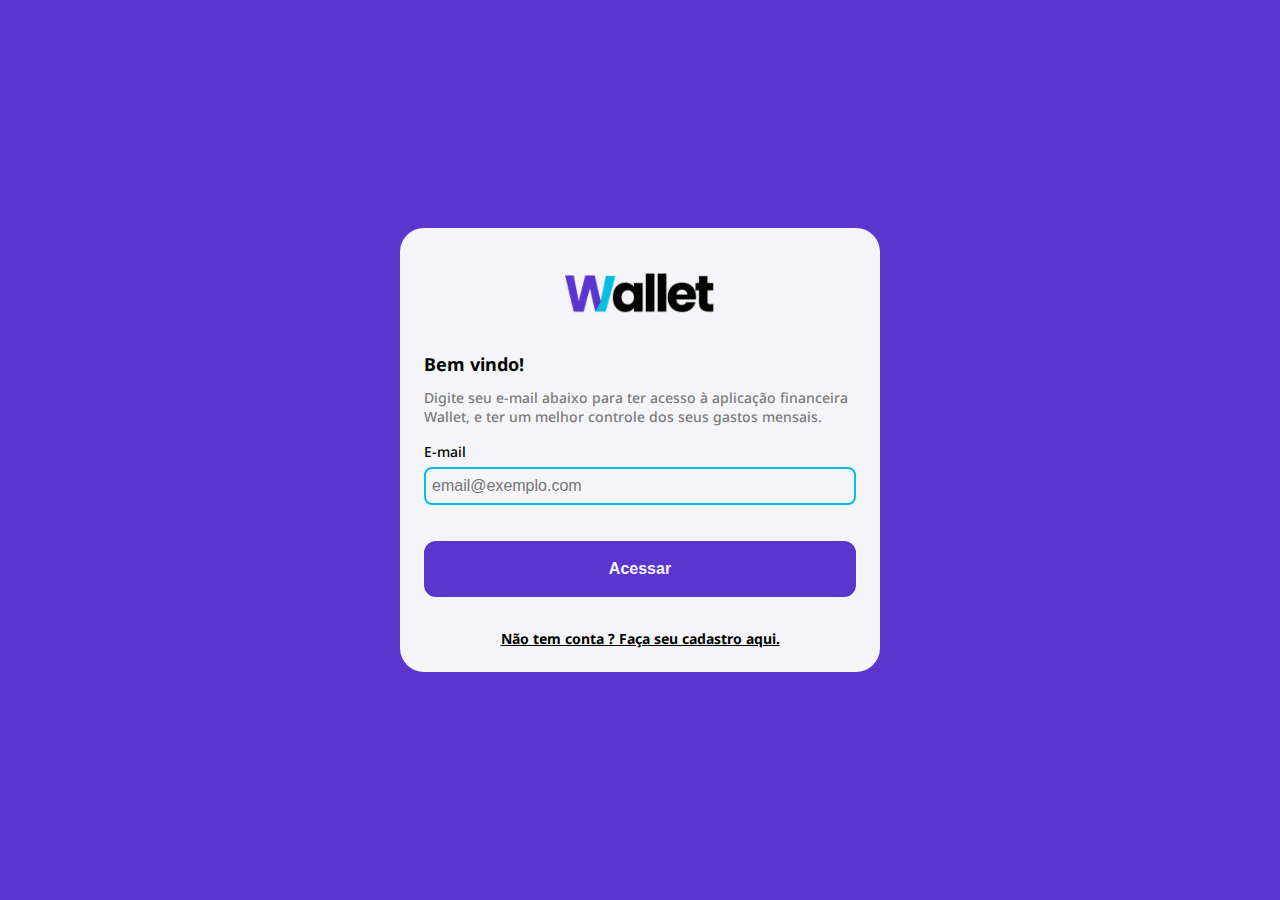
<file: index.html>
<!DOCTYPE html>
<html>
  <head>
    <title>Wallet App - Login</title>
    <link rel="stylesheet" href="style.css" />
    <script src="index.js"></script>
  </head>
  <body>
    <div class="auth-container">
      <div class="auth-content">
        <div class="auth-content-container">
          <img class="logo mt" src="src/img/logo.png" alt="Wallet App" />
          <h3 class="full-width text-left mt larger">Bem vindo!</h3>
          <p class="mt small">
            Digite seu e-mail abaixo para ter acesso à aplicação financeira
            Wallet, e ter um melhor controle dos seus gastos mensais.
          </p>
          <label class="mt" for="imput-email">E-mail</label>
          <input
            placeholder="email@exemplo.com"
            class="mt smaller"
            id="imput-email"
            name="imput-email"
            type="text"
          ></input>
          <button onclick="onClickLogin()" class="full-width mt large">
            Acessar
          </button>
          <a href="src/pages/register/index.html" class="mt larger"
            >Não tem conta ? Faça seu cadastro aqui.</a
          >
        </div>
      </div>
    </div>
  </body>
</html>
</file>
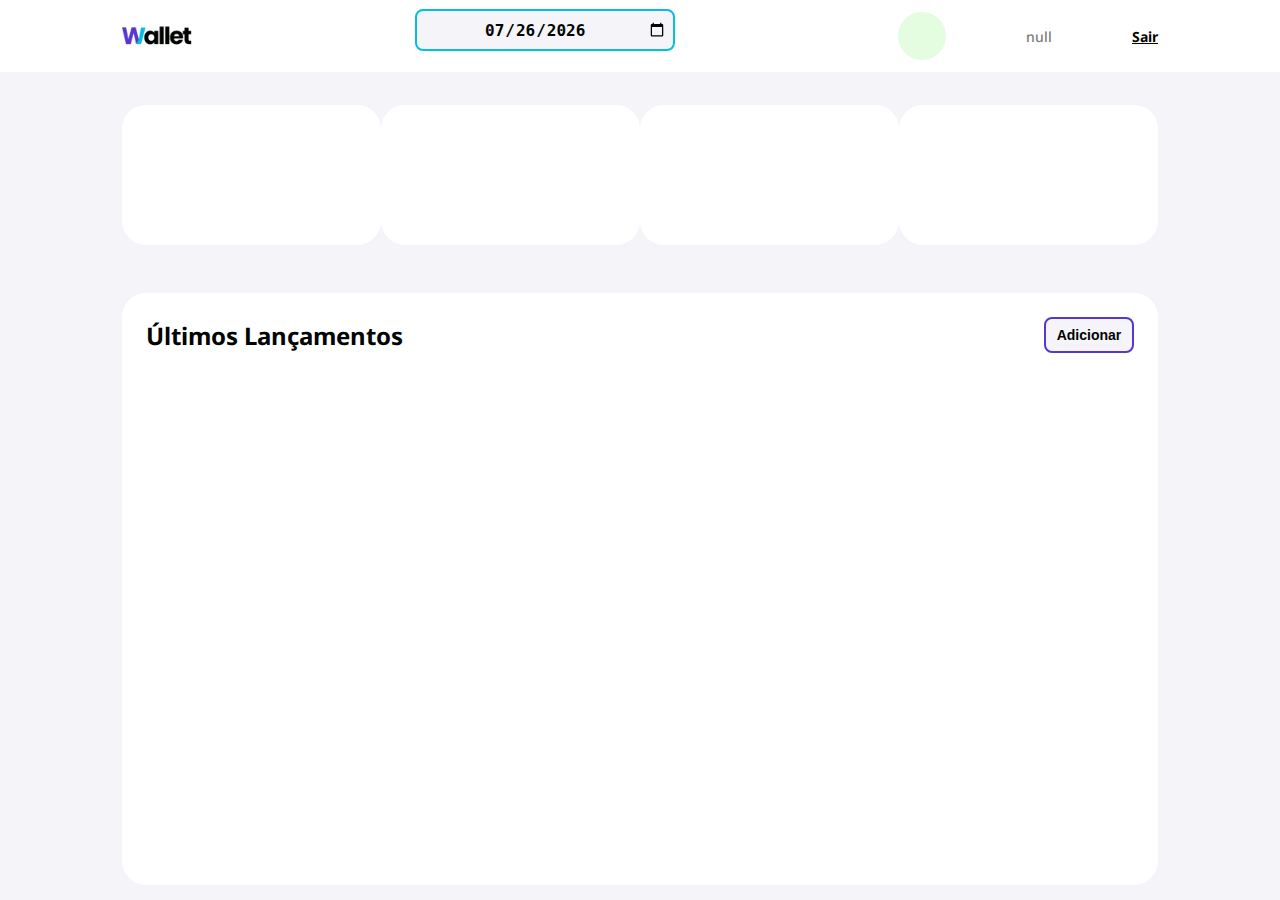
<file: src/pages/home/index.html>
<!DOCTYPE html>
<html>
  <head>
    <link rel="stylesheet" href="styles.css" />
    <link rel="stylesheet" href="../../../style.css" />
    <script src="index.js"></script>
    <title>Wallet App - Home</title>
  </head>
  <body>
    <div class="home-content-container">
      <div class="navbar">
        <img class="logo-navbar" src="../../img/logo.png" alt="Wallet App" />
        <div class="navbar-calendar-container"><input class="input-calendar" id="select-date" type="date"></div>
        <div id="navbar-user-container" class="navbar-user-container">
          <div id="navbar-user-avatar" class="navbar-user-avatar"></div>
        </div>
      </div>
        <div class="finance-card-container">
          <div id="finance-card-1" class="finance-card"></div>
          <div id="finance-card-2" class="finance-card"></div>
          <div id="finance-card-3" class="finance-card"></div>
          <div id="finance-card-4" class="finance-card"></div>
        </div>
      
      <div class="table-container">
        <div class="table-content-container">
          <div class="table-content-header">
            <h2>Últimos Lançamentos</h2>
            <button onclick="onOpenModal()" class="small">Adicionar</button>
          </div>
          <table id="finances-table">
           
          </table>
        </div>
      </div>
      <div id="modal" class="modal-background">
        <div class="modal-content">
          <div class="modal-content-header">
            <h3>Adicionar Lançamento</h3>
            <button onclick="onCloseModal()" class="small">Fechar</button>
          </div>
          <form id="form-finance-release" class="mt">
            <label class="mt" for="input-title">Título</label>
            <input
              placeholder="Ex: Compra supermercado."
              class="mt smaller"
              id="input-title"
              name="input-title"
              type="text"
              required
            ></input>
            <label class="mt" for="input-value">Valor</label>
            <input
              placeholder="R$0,00 (Use valores negativos para uma despesa)."
              class="mt smaller"
              id="input-value"
              name="input-value"
              type="number"
              step="any"
              required
            ></input>
            <label class="mt" for="input-date">Data</label>
            <input
              placeholder="12/12/2022"
              class="mt smaller"
              id="input-date"
              name="input-date"
              type="date"
              required
            ></input>
            <label class="mt" for="input-category">Categoria</label>
            <select
              class="mt smaller"
              id="input-category"
              name="input-category"
             required
            ></select>
            <button type="submit" class="full-width mt large">Adicionar</button></form>
        </div>
      </div>
    </div>
  </body>
</html>
</file>
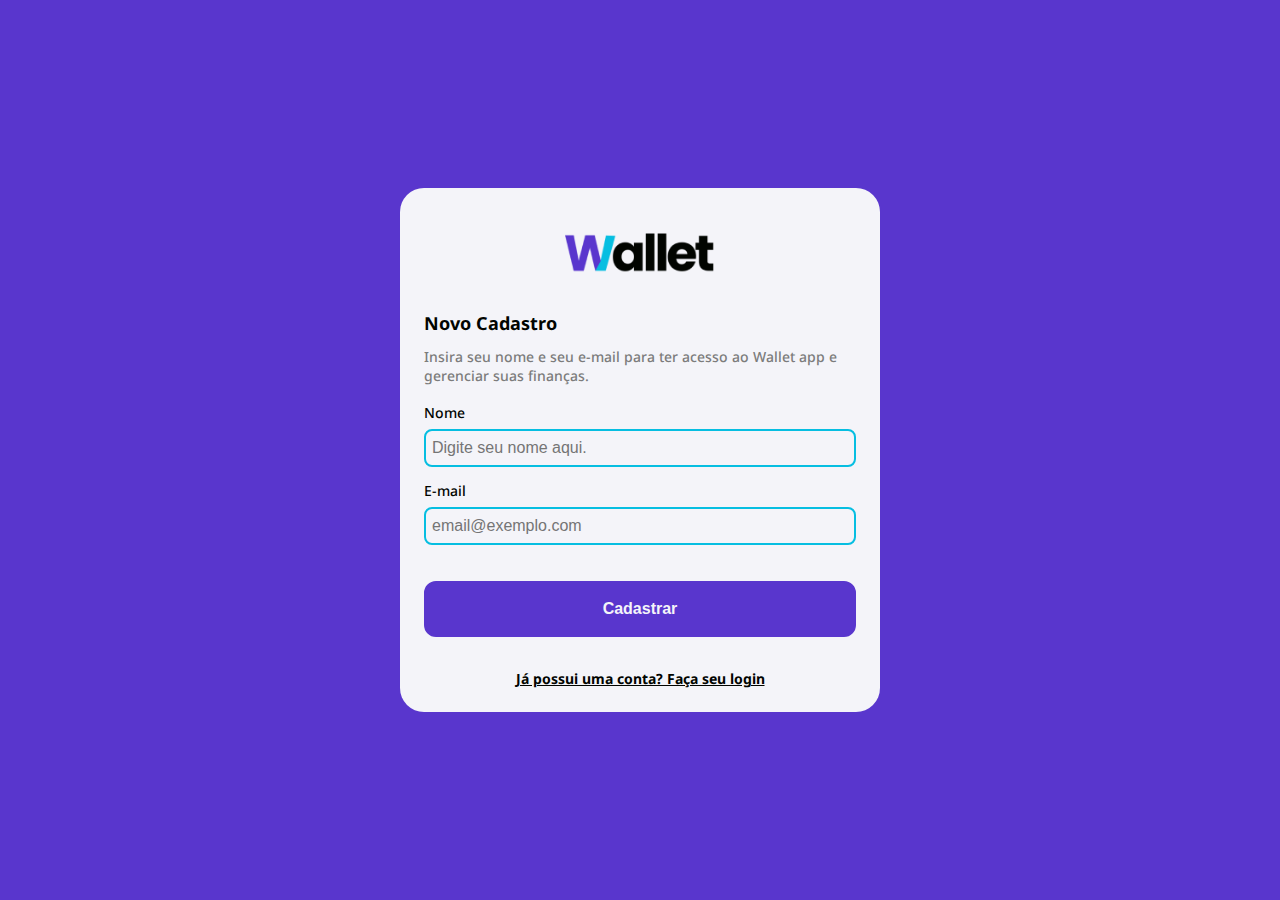
<file: src/pages/register/index.html>
<!DOCTYPE html>
<html>
  <head>
    <title>Wallet App - Cadastrar</title>
    <link rel="stylesheet" href="../../../style.css" />
    <script src="index.js"></script>
  </head>
  <body>
    <div class="auth-container">
      <div class="auth-content">
        <div class="auth-content-container">
          <img class="logo mt" src="../../img/logo.png" alt="Wallet App" />
          <h3 class="full-width text-left mt larger">Novo Cadastro</h3>
          <p class="mt small">
            Insira seu nome e seu e-mail para ter acesso ao Wallet app e
            gerenciar suas finanças.
          </p>
          <form id="form-register" class="mt">
            <label class="mt" for="input-name">Nome</label>
            <input
              placeholder="Digite seu nome aqui."
              class="mt smaller"
              id="input-name"
              name="input-name"
              type="text"
              required
            ></input
            ><label class="mt" for="input-email">E-mail</label>
            <input
              placeholder="email@exemplo.com"
              class="mt smaller"
              id="input-email"
              name="input-email"
              type="text"
              required
            ></input>
            <button type="submit" class="full-width mt large">Cadastrar</button></form>
          <a href="../../../index.html" class="mt larger"
            >Já possui uma conta? Faça seu login</a
          >
        </div>
      </div>
    </div>
  </body>
</html>
</file>
<file: style.css>
@import url("https://fonts.googleapis.com/css2?family=Noto+Sans:ital,wght@0,100;0,200;0,300;0,400;0,500;0,600;0,700;0,800;0,900;1,100;1,200;1,300;1,400;1,500;1,600;1,700;1,800;1,900&display=swap");

body {
  padding: 0px;
  margin: 0px;
  font-family: "Noto Sans", sans-serif;
  color: #010400;
}
h1 {
  font-size: 40px;
  font-weight: bolder;
  margin: 0px;
  padding: 0px;
}
h2 {
  font-size: 24px;
  font-weight: bold;
  margin: 0px;
  padding: 0px;
}
h3 {
  font-size: 18px;
  font-weight: bold;
  margin: 0px;
  padding: 0px;
}
h4 {
  font-size: 16px;
  font-weight: 700;
  margin: 0px;
  padding: 0px;
  color: #7c7c7c;
}
p {
  font-size: 14px;
  font-weight: 500;
  margin: 0px;
  padding: 0px;
  color: #7c7c7c;
}
label {
  width: 100%;
  font-size: 14px;
  font-weight: 500;
  margin: 0px;
  padding: 0px;
  color: #010400;
}
a {
  font-size: 14px;
  font-weight: 700;
  margin: 0px;
  padding: 0px;
  color: #010400;
  text-decoration: underline;
}
button {
  background-color: #5936cd;
  height: 56px;
  width: 432px;
  border-radius: 12px;
  color: #f4f4f9;
  font-weight: bold;
  font-size: 16px;
  border-color: #5936cd;
  border-width: 2px;
  border-style: solid;
  cursor: pointer;
}
button.small {
  background-color: #f4f4f9;
  color: #010400;
  font-size: 14px;
  border-radius: 8px;
  width: 90px;
  height: 36px;
}
input {
  background-color: #f4f4f9;
  width: 100%;
  height: 38px;
  border-color: #06bee1;
  border-style: solid;
  border-width: 2px;
  border-radius: 8px;
  color: #010400;
  font-size: 16px;
  padding: 6px;
  box-sizing: border-box;
  margin-bottom: 12px;
}
select {
  background-color: #f4f4f9;
  width: 100%;
  height: 38px;
  border-color: #06bee1;
  border-style: solid;
  border-width: 2px;
  border-radius: 8px;
  color: #010400;
  font-size: 16px;
  padding: 6px;
  box-sizing: border-box;
  margin-bottom: 12px;
}
.full-width {
  width: 100%;
}
.text-center {
  text-align: center;
}
.text-left {
  text-align: left;
}
.mt {
  margin-top: 16px;
}
.mt.larger {
  margin-top: 32px;
}
.mt.large {
  margin-top: 24px;
}
.mt.small {
  margin-top: 12px;
}
.mt.smaller {
  margin-top: 6px;
}
.logo {
  width: 150px;
  height: auto;
}
.auth-container {
  width: 100vw;
  height: 100vh;
  display: flex;
  align-items: center;
  justify-content: center;
  background-color: #5936cd;
}
.auth-content {
  display: flex;
  align-items: center;
  justify-content: center;
  width: 480px;
  height: auto;
  min-height: 440px;
  background-color: #f4f4f9;
  border-radius: 24px;
}
.auth-content-container {
  display: flex;
  flex-direction: column;
  align-items: center;
  justify-content: center;
  width: 100%;
  height: 100%;
  padding: 24px;
}
</file>
<file: src/pages/home/styles.css>
.home-content-container {
  display: flex;
  flex-direction: column;
  align-items: flex-start;
  justify-content: flex-start;
  width: 100vw;
  height: auto;
  min-height: 100vh;
  background-color: #f4f4f9;
}
.navbar {
  display: flex;
  flex-direction: row;
  align-items: center;
  justify-content: space-between;
  height: 72px;
  background-color: #ffffff;
  position: fixed;
  top: 0px;
  left: 0px;
  right: 0px;
  padding: 24px 122px;
  box-sizing: border-box;
}
.logo-navbar {
  height: 24px;
  width: auto;
}
.navbar-calendar-container {
  display: flex;
  flex-direction: row;
  align-items: center;
  width: 260px;
}
.input-calendar {
  width: 100%;
  height: 42px;
  text-align: center;
  font-size: 16px;
  font-weight: bold;
}
.navbar-user-container {
  display: flex;
  flex-direction: row;
  align-items: center;
  justify-content: space-between;
  width: 260px;
  height: 100%;
}
.navbar-user-avatar {
  display: flex;
  align-items: center;
  justify-content: center;
  width: 48px;
  height: 48px;
  border-radius: 24px;
  background-color: #e4fde1;
}
.finance-card-container {
  display: flex;
  width: 100%;
  flex-direction: row;
  align-items: center;
  justify-content: space-between;
  padding: 105px 122px 48px 122px;
  box-sizing: border-box;
}
.finance-card {
  display: flex;
  flex-direction: column;
  align-items: center;
  justify-content: center;
  width: 280px;
  height: 140px;
  border-radius: 24px;
  background-color: #ffffff;
}
.table-container {
  display: flex;
  width: 100%;
  flex-direction: column;
  align-items: flex-start;
  justify-content: flex-start;
  padding: 0px 122px;
  box-sizing: border-box;
}
.table-content-container {
  display: flex;
  width: 100%;
  flex-direction: column;
  align-items: flex-start;
  justify-content: flex-start;
  background-color: #ffffff;
  border-radius: 24px;
  height: 592px;
  padding: 24px;
  box-sizing: border-box;
}
.table-content-header {
  display: flex;
  width: 100%;
  flex-direction: row;
  align-items: center;
  justify-content: space-between;
  padding-bottom: 24px;
  box-sizing: border-box;
}
table {
  width: 100%;
}
th {
  text-align: left;
  color: #7c7c7c;
}
th.right {
  text-align: right;
}
th.center {
  text-align: center;
}
tr {
  height: 32px;
}
td {
  color: #7c7c7c;
}
td.right {
  text-align: right;
}
td.center {
  text-align: center;
}
.modal-background {
  display: none;
  flex-direction: column;
  align-items: flex-end;
  position: fixed;
  top: 0;
  bottom: 0;
  left: 0;
  right: 0;
  width: 100vw;
  height: 100vh;
  background-color: rgba(1, 4, 0, 0.2);
}
.modal-content {
  /* height: 100%; */
  width: 480px;
  background-color: #f4f4f9;
  padding: 24px;
  box-sizing: border-box;
}
.modal-content-header {
  width: 100%;
  display: flex;
  flex-direction: row;
  align-items: center;
  justify-content: space-between;
}
</file>
